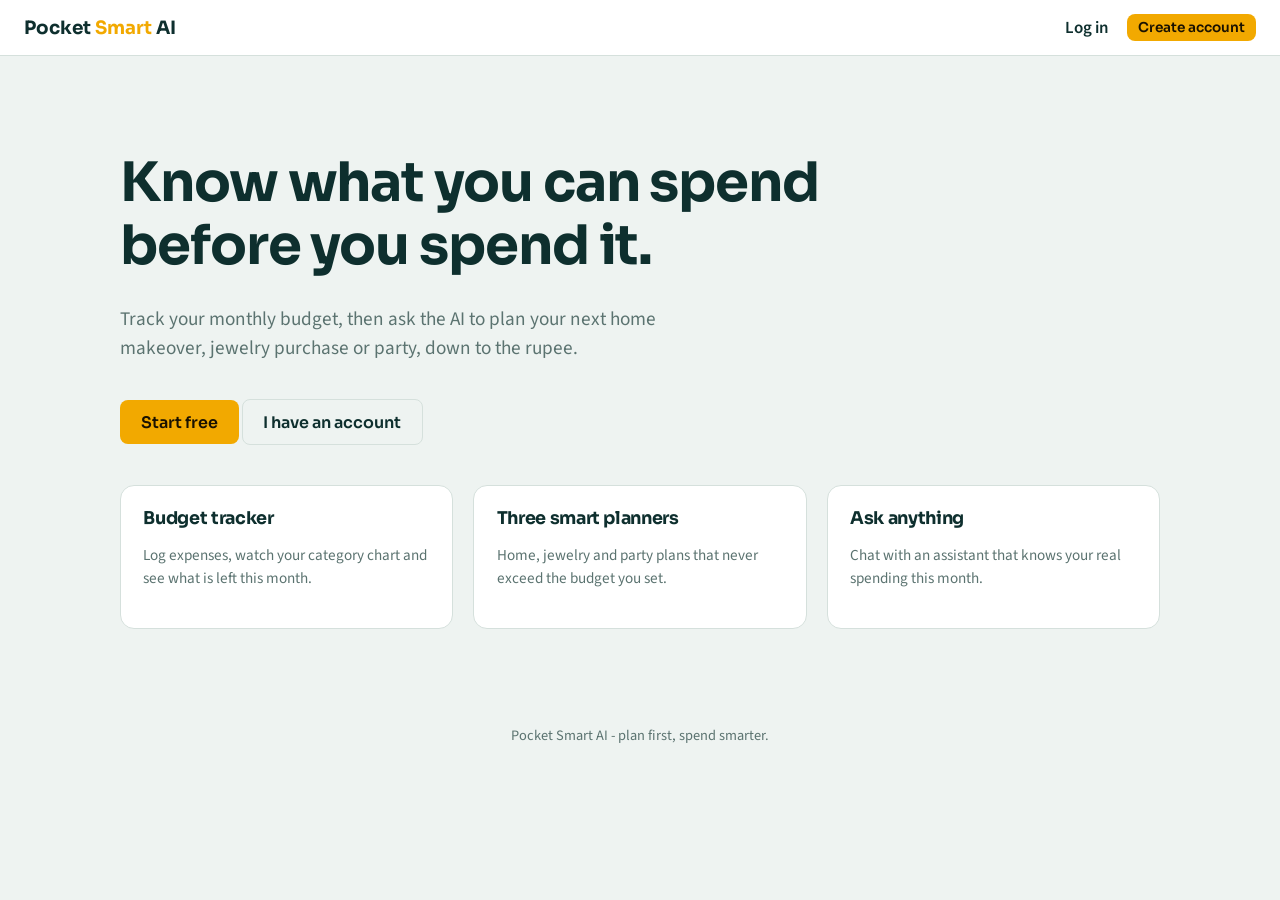
<file: preview/index.html>
<!doctype html><html lang="en"><head><meta charset="utf-8"><meta name="viewport" content="width=device-width, initial-scale=1, viewport-fit=cover"><title>Pocket Smart AI</title>
<link href="https://fonts.googleapis.com/css2?family=Sora:wght@600;700&family=Source+Sans+3:wght@400;600&display=swap" rel="stylesheet"><style>:root{--ink:#0E2F2E;--leaf:#1F6F5C;--mist:#EEF3F1;--paper:#fff;--gold:#F2A900;--line:#D5E0DC;--muted:#5B7370;--coral:#C8402F;
--head:'Sora',system-ui,sans-serif;--body:'Source Sans 3',system-ui,sans-serif}
@media(prefers-color-scheme:dark){:root:not([data-theme="light"]){--ink:#E6F2EF;--leaf:#5CC2A6;--mist:#0B1A19;--paper:#12292752;--line:#25403D;--muted:#93B0AB;--coral:#FF8A78}}
*{box-sizing:border-box}html{scroll-padding-top:70px}
body{margin:0;font:17px/1.55 var(--body);color:var(--ink);background:var(--mist)}
h1,h2,h3{font-family:var(--head);line-height:1.15;margin:0 0 .5em;letter-spacing:-.02em}
h1{font-size:clamp(2rem,5vw,3.4rem)}h2{font-size:1.5rem}h3{font-size:1.1rem}
a{color:var(--leaf)}:focus-visible{outline:3px solid var(--gold);outline-offset:2px}
.nav{display:flex;justify-content:space-between;align-items:center;flex-wrap:wrap;gap:.5rem;padding:.9rem 1.5rem;border-bottom:1px solid var(--line);background:var(--paper);position:sticky;top:0;z-index:5;backdrop-filter:blur(8px)}
.brand{font:700 1.15rem var(--head);text-decoration:none;color:var(--ink)}.brand b{color:var(--gold)}
.nav nav{display:flex;gap:1.1rem;flex-wrap:wrap;align-items:center}.nav nav a{text-decoration:none;color:var(--ink);font-weight:600}
.nav nav a:hover{color:var(--leaf)}
main{max-width:1080px;margin:0 auto;padding:2rem 1.25rem 4rem}
.card{background:var(--paper);border:1px solid var(--line);border-radius:14px;padding:1.4rem}
.grid{display:grid;gap:1.25rem}.g2{grid-template-columns:repeat(auto-fit,minmax(300px,1fr))}
.g3{grid-template-columns:repeat(auto-fit,minmax(200px,1fr))}
label{display:block;font-weight:600;margin:.8rem 0 .25rem;font-size:.95rem}
input,select,textarea{width:100%;padding:.65rem .8rem;border:1px solid var(--line);border-radius:8px;font:inherit;color:var(--ink);background:var(--paper)}
textarea{min-height:90px;resize:vertical}
.btn{display:inline-block;margin-top:1rem;padding:.7rem 1.3rem;border:0;border-radius:8px;background:var(--ink);color:var(--mist);font:600 1rem var(--head);cursor:pointer;text-decoration:none}
.btn:hover{background:var(--leaf);color:#fff}.btn.gold{background:var(--gold);color:#1a1200}
.btn.ghost{background:transparent;color:var(--ink);border:1px solid var(--line)}
.btn.sm{padding:.3rem .7rem;font-size:.85rem;margin:0}
.flash{padding:.75rem 1rem;border-radius:8px;margin-bottom:1rem;font-weight:600}
.flash.success{background:#DDF2E8;color:#0d5a3b}.flash.error{background:#FBE4E0;color:#8c2415}
.stat{font:700 1.9rem var(--head)}.muted{color:var(--muted);font-size:.95rem}
.bar{height:12px;background:var(--line);border-radius:99px;overflow:hidden;margin-top:.6rem}
.bar i{display:block;height:100%;background:var(--leaf)}.bar i.over{background:var(--coral)}
table{width:100%;border-collapse:collapse;margin:.8rem 0}th,td{padding:.55rem .6rem;text-align:left;border-bottom:1px solid var(--line)}
th{font-family:var(--head);font-size:.9rem}
.result{border-left:4px solid var(--gold)}.result img,.thumb{max-width:100%;border-radius:10px;margin-top:.8rem}
.thumb{max-height:180px}
.hero{padding:4rem 0 2.5rem;max-width:760px}.hero p{font-size:1.2rem;color:var(--muted);max-width:56ch}
.auth{max-width:420px;margin:3rem auto}
.chat-out{min-height:60px;margin-top:1rem;padding:.8rem;border-radius:8px;background:var(--mist)}
details.card summary{cursor:pointer;font-weight:600;list-style:none}
.tag{display:inline-block;padding:.1rem .6rem;border-radius:99px;background:var(--gold);color:#1a1200;font-size:.8rem;font-weight:700;margin-right:.5rem}
footer{text-align:center;color:var(--muted);padding:2rem 1rem;font-size:.9rem}
@media(prefers-reduced-motion:no-preference){.btn{transition:background .2s}}
:root[data-theme="dark"]{--ink:#E6F2EF;--leaf:#5CC2A6;--mist:#0B1A19;--paper:#12292752;--line:#25403D;--muted:#93B0AB;--coral:#FF8A78}
:root{padding-top:env(safe-area-inset-top,0px);padding-bottom:env(safe-area-inset-bottom,0px)}
.nav{top:env(safe-area-inset-top,0px)}button:disabled{opacity:.6;cursor:wait}
.donut{width:200px;height:200px;border-radius:50%;margin:0 auto;-webkit-mask:radial-gradient(circle 62px,transparent 98%,#000 100%);mask:radial-gradient(circle 62px,transparent 98%,#000 100%)}
.result table{font-size:.95rem}.result ul{padding-left:1.2rem}
</style></head><body><div id="app"></div><script>const K='psai_v1',CATS=['Food','Transport','Shopping','Bills','Health','Entertainment','Other'],COL=['#1F6F5C','#F2A900','#C8402F','#3B8EA5','#8E6C8A','#6DAA75','#9AA5A3'];
const SYSTEM="You are Pocket Smart AI, a practical budgeting and shopping-recommendation assistant for users in India. Use rupees (₹). Be specific, realistic and concise. Answer in markdown: short summary, a budget split table (| Item | Share | Amount |), 3-5 concrete recommendations, 2 money-saving tips. Never exceed the user's budget.";
const PL={
home:{title:'Home planner',intro:'Furnish or refresh a room without overspending.',split:[['Furniture',40],['Decor & soft furnishings',20],['Lighting',15],['Storage & organisers',15],['Contingency',10]],f:[['room','Room','select',['Living room','Bedroom','Kitchen','Home office','Kids room']],['style','Style','select',['Modern minimal','Traditional Indian','Scandinavian','Boho','Industrial']],['size','Room size','text','e.g. 12 x 14 ft'],['priorities','Priorities','textarea','Storage, natural light, pet friendly...']]},
jewelry:{title:'Jewelry planner',intro:'Find the right piece for the right occasion, with making charges accounted for.',split:[['Main piece',60],['Matching accessories',20],['Making / hallmarking charges',12],['Insurance & box',8]],f:[['occasion','Occasion','select',['Wedding','Engagement','Anniversary','Festival','Daily wear','Gift']],['type','Jewelry type','select',['Necklace','Earrings','Ring','Bangles','Full set']],['metal','Metal','select',['Gold 22K','Gold 18K','Diamond','Silver','Platinum']],['preferences','Recipient and taste','textarea','For my mother, prefers temple designs...']]},
party:{title:'Party planner',intro:'Plan the whole event and keep a contingency for surprises.',split:[['Venue',30],['Food & drinks',35],['Decor',15],['Entertainment',10],['Contingency',10]],f:[['event','Event type','select',['Birthday','Wedding reception','Baby shower','House warming','Corporate get-together']],['guests','Number of guests','number','40'],['venue','City / venue preference','text','Chennai, home terrace, banquet hall...'],['theme','Theme and food','textarea','Pastel theme, vegetarian buffet...']]}};
let S=JSON.parse(localStorage.getItem(K)||'null')||{users:[],session:null,expenses:[],plans:[]};
try{S=Object.assign({users:[],session:null,expenses:[],plans:[]},S)}catch(e){}
const save=()=>{try{localStorage.setItem(K,JSON.stringify(S))}catch(e){flash('error','Storage is full. Delete old plans to save more.')}};
let view='index',msg=null,busy=false;
const esc=s=>String(s??'').replace(/[&<>"']/g,c=>({'&':'&amp;','<':'&lt;','>':'&gt;','"':'&quot;',"'":'&#39;'}[c]));
const inr=n=>'₹'+Math.round(n||0).toLocaleString('en-IN');
const me=()=>S.users.find(u=>u.id===S.session);
const flash=(c,t)=>{msg={c,t}};
async function hash(p){const b=await crypto.subtle.digest('SHA-256',new TextEncoder().encode('psai:'+p));return[...new Uint8Array(b)].map(x=>x.toString(16).padStart(2,'0')).join('')}
function md(t){let o='',tb=false,ul=false;const inl=s=>s.replace(/\*\*(.+?)\*\*/g,'<strong>$1</strong>').replace(/\*(.+?)\*/g,'<em>$1</em>');
const ct=()=>{if(tb){o+='</table>';tb=false}},cu=()=>{if(ul){o+='</ul>';ul=false}};
for(const l of esc(t).split('\n')){
if(/^\s*\|/.test(l)){cu();if(/^\s*\|[\s\-|:]+\|\s*$/.test(l))continue;const c=l.trim().replace(/^\||\|$/g,'').split('|').map(x=>inl(x.trim()));const tag=tb?'td':'th';if(!tb){o+='<table>';tb=true}o+='<tr>'+c.map(x=>`<${tag}>${x}</${tag}>`).join('')+'</tr>';continue}
ct();
if(/^\s*[-*] /.test(l)){if(!ul){o+='<ul>';ul=true}o+='<li>'+inl(l.replace(/^\s*[-*] /,''))+'</li>';continue}
cu();
const h=l.match(/^#{1,4} (.*)/);if(h)o+='<h3>'+inl(h[1])+'</h3>';else if(l.trim())o+='<p>'+inl(l)+'</p>'}
ct();cu();return o}
let sp=null;const getS=()=>sp||(sp=(window.claude?claude.use('sample'):Promise.resolve(null)).catch(()=>null));
async function ai(prompt,on){const s=await getS();if(!s)return null;try{const r=await s(SYSTEM+'\n\n'+prompt,{onText:x=>on&&on(x.text),cache:false});return r.text}catch(e){return null}}
function fallback(kind,b,d){const rows=PL[kind].split.map(([n,p])=>`| ${n} | ${p}% | ${inr(b*p/100)} |`).join('\n');
return `### ${PL[kind].title} - ${inr(b)}\nBuilt from your inputs (${Object.entries(d).map(([k,v])=>k+': '+v).join(', ')||'no extra preferences'}).\n\n| Item | Share | Amount |\n|---|---|---|\n${rows}\n\n**Tips**\n\n- Compare at least three vendors or stores before paying.\n- Keep the contingency untouched until the last week.\n\n*Offline planner in use. The AI assistant was unavailable.*`}
function monthData(){const m=new Date().toISOString().slice(0,7),by={};S.expenses.filter(e=>e.uid===S.session&&e.on.startsWith(m)).forEach(e=>by[e.cat]=(by[e.cat]||0)+e.amt);return{by,spent:Object.values(by).reduce((a,b)=>a+b,0)}}
const nav=()=>S.session?`<header class="nav"><a class="brand" data-go="dashboard" href="#">Pocket <b>Smart</b> AI</a><nav>${[['dashboard','Dashboard'],['home','Home'],['jewelry','Jewelry'],['party','Party'],['history','History']].map(([v,t])=>`<a href="#" data-go="${v}" ${view===v?'aria-current="page" style="color:var(--leaf)"':''}>${t}</a>`).join('')}<a href="#" data-act="logout">Log out</a></nav></header>`:`<header class="nav"><a class="brand" data-go="index" href="#">Pocket <b>Smart</b> AI</a><nav><a href="#" data-go="login">Log in</a><a class="btn gold sm" href="#" data-go="register">Create account</a></nav></header>`;
const fl=()=>{const m=msg;msg=null;return m?`<div class="flash ${m.c}" role="status">${esc(m.t)}</div>`:''};
const V={
index:()=>`<div class="hero"><h1>Know what you can spend before you spend it.</h1><p>Track your monthly budget, then ask the AI to plan your next home makeover, jewelry purchase or party, down to the rupee.</p><a class="btn gold" href="#" data-go="register">Start free</a> <a class="btn ghost" href="#" data-go="login">I have an account</a></div><div class="grid g3"><div class="card"><h3>Budget tracker</h3><p class="muted">Log expenses, watch your category chart and see what is left this month.</p></div><div class="card"><h3>Three smart planners</h3><p class="muted">Home, jewelry and party plans that never exceed the budget you set.</p></div><div class="card"><h3>Ask anything</h3><p class="muted">Chat with an assistant that knows your real spending this month.</p></div></div>`,
login:()=>`<div class="auth card"><h2>Log in</h2>${fl()}<form data-form="login"><label for="email">Email</label><input id="email" name="email" type="email" required autocomplete="email"><label for="password">Password</label><input id="password" name="password" type="password" required autocomplete="current-password"><button class="btn" type="submit">Log in</button></form><p class="muted" style="margin-top:1rem">New here? <a href="#" data-go="register">Create an account</a></p></div>`,
register:()=>`<div class="auth card"><h2>Create account</h2>${fl()}<form data-form="register"><label for="name">Name</label><input id="name" name="name" required autocomplete="name"><label for="email">Email</label><input id="email" name="email" type="email" required autocomplete="email"><label for="password">Password (6+ characters)</label><input id="password" name="password" type="password" minlength="6" required autocomplete="new-password"><button class="btn" type="submit">Create account</button></form><p class="muted" style="margin-top:1rem">Already registered? <a href="#" data-go="login">Log in</a></p></div>`,
dashboard:()=>{const u=me(),{by,spent}=monthData(),b=u.budget,pct=b?spent/b*100:0,tot=spent||1;let a=0;const cg=Object.keys(by).length?Object.keys(by).map(k=>{const s=a;a+=by[k]/tot*100;return`${COL[CATS.indexOf(k)]} ${s}% ${a}%`}).join(','):'';
const ex=S.expenses.filter(e=>e.uid===u.id).sort((x,y)=>y.on.localeCompare(x.on)||y.id-x.id).slice(0,15);
return`${fl()}<h1 style="font-size:2rem">Hi ${esc(u.name)}, here is your month.</h1>
<div class="grid g3"><div class="card"><span class="muted">Monthly budget</span><div class="stat">${inr(b)}</div><form data-form="budget" style="display:flex;gap:.4rem;margin-top:.5rem"><input name="budget" type="number" min="1" step="any" placeholder="New budget" aria-label="New monthly budget"><button class="btn sm ghost" type="submit">Set</button></form></div>
<div class="card"><span class="muted">Spent</span><div class="stat">${inr(spent)}</div><div class="bar"><i class="${pct>100?'over':''}" style="width:${Math.min(pct,100)}%"></i></div><span class="muted">${Math.round(pct)}% used</span></div>
<div class="card"><span class="muted">${b>=spent?'Left to spend':'Over budget by'}</span><div class="stat" style="${spent>b?'color:var(--coral)':''}">${inr(Math.abs(b-spent))}</div></div></div>
<div class="grid g2" style="margin-top:1.25rem"><div class="card"><h2>Add expense</h2><form data-form="expense"><label for="title">What was it?</label><input id="title" name="title" placeholder="Lunch, auto fare..."><label for="amount">Amount (₹)</label><input id="amount" name="amount" type="number" min="1" step="any" required><label for="category">Category</label><select id="category" name="category">${CATS.map(c=>`<option>${c}</option>`).join('')}</select><label for="on">Date</label><input id="on" name="on" type="date" value="${new Date().toISOString().slice(0,10)}"><button class="btn" type="submit">Add expense</button></form></div>
<div class="card"><h2>Spending by category</h2>${cg?`<div class="donut" style="background:conic-gradient(${cg})" role="img" aria-label="Spending by category"></div><p class="muted" style="margin-top:.8rem">${Object.keys(by).map(k=>`<span style="color:${COL[CATS.indexOf(k)]}">&#9679;</span> ${k} ${inr(by[k])}`).join(' &nbsp; ')}</p>`:'<p class="muted">No expenses this month yet. Add your first one to see the chart.</p>'}</div></div>
<section class="card" style="margin-top:1.25rem"><h2>Ask Pocket Smart AI</h2><p class="muted">Try: "Where can I cut ₹3,000 this month?"</p><form data-form="ask" style="display:flex;gap:.5rem;flex-wrap:wrap"><input name="q" style="flex:1;min-width:220px" aria-label="Your question" placeholder="Ask about your budget..."><button class="btn gold" style="margin:0" type="submit">Ask</button></form><div id="out" class="chat-out" aria-live="polite">Answers appear here.</div></section>
<section class="card" style="margin-top:1.25rem"><h2>Recent expenses</h2>${ex.length?`<div style="overflow-x:auto"><table><tr><th>Date</th><th>Item</th><th>Category</th><th>Amount</th><th></th></tr>${ex.map(e=>`<tr><td>${e.on}</td><td>${esc(e.title)}</td><td>${e.cat}</td><td>${inr(e.amt)}</td><td><button class="btn sm ghost" data-act="delex" data-id="${e.id}" aria-label="Delete ${esc(e.title)}">Delete</button></td></tr>`).join('')}</table></div>`:'<p class="muted">Nothing logged yet.</p>'}</section>`},
planner:k=>{const p=PL[k];return`${fl()}<h1 style="font-size:2rem">${p.title}</h1><p class="muted">${p.intro}</p><div class="grid g2"><div class="card"><form data-form="plan" data-kind="${k}"><label for="budget">Total budget (₹)</label><input id="budget" name="budget" type="number" min="1" step="any" required>${p.f.map(([n,l,t,o])=>`<label for="${n}">${l}</label>`+(t==='select'?`<select id="${n}" name="${n}">${o.map(x=>`<option>${x}</option>`).join('')}</select>`:t==='textarea'?`<textarea id="${n}" name="${n}" placeholder="${o}"></textarea>`:`<input id="${n}" name="${n}" type="${t}" placeholder="${o}">`)).join('')}<label for="ref">Reference image (optional)</label><input id="ref" name="ref" type="file" accept="image/png,image/jpeg,image/webp"><button class="btn gold" type="submit">Create my plan</button></form></div><div class="card result" id="res" aria-live="polite"><h3>Your plan appears here</h3><p class="muted">Fill in the form and the assistant will split your budget and suggest what to buy.</p></div></div>`},
history:()=>{const ps=S.plans.filter(p=>p.uid===S.session).sort((a,b)=>b.id-a.id);return`${fl()}<h1 style="font-size:2rem">Your saved plans</h1>`+(ps.length?ps.map(p=>`<details class="card" style="margin-bottom:1rem"><summary><span class="tag">${PL[p.kind].title}</span>${inr(p.budget)} <span class="muted">- ${new Date(p.id).toLocaleString('en-IN',{dateStyle:'medium',timeStyle:'short'})}</span></summary><p class="muted">${Object.entries(p.d).map(([k,v])=>esc(k)+': '+esc(v)).join('; ')}</p><div class="result" style="padding-left:1rem">${md(p.text)}</div>${p.img?`<img class="thumb" src="${p.img}" alt="Reference image for this plan">`:''}<button class="btn sm ghost" style="margin-top:1rem" data-act="delplan" data-id="${p.id}">Delete plan</button></details>`).join(''):`<div class="card"><p>No plans yet. Start with the <a href="#" data-go="home">home</a>, <a href="#" data-go="jewelry">jewelry</a> or <a href="#" data-go="party">party</a> planner.</p></div>`)}};
function render(){const guest=['index','login','register'];if(!S.session&&!guest.includes(view))view='login';if(S.session&&['login','register'].includes(view))view='dashboard';
const body=PL[view]?V.planner(view):V[view]();document.getElementById('app').innerHTML=nav()+'<main>'+body+'</main><footer>Pocket Smart AI - plan first, spend smarter.</footer>';scrollTo(0,0)}
function shrink(f){return new Promise(r=>{if(!f||!f.size)return r(null);if(!/^image\/(png|jpe?g|webp)$/.test(f.type)){flash('error','Reference image ignored: use PNG, JPG or WEBP.');return r(null)}const im=new Image();im.onload=()=>{const s=Math.min(1,480/im.width),c=document.createElement('canvas');c.width=im.width*s;c.height=im.height*s;c.getContext('2d').drawImage(im,0,0,c.width,c.height);r(c.toDataURL('image/jpeg',.7))};im.onerror=()=>r(null);im.src=URL.createObjectURL(f)})}
document.addEventListener('click',async e=>{const t=e.target.closest('[data-go],[data-act]');if(!t)return;e.preventDefault();
if(t.dataset.go){view=t.dataset.go;render();return}
const a=t.dataset.act,id=+t.dataset.id;
if(a==='logout'){S.session=null;save();view='index';render()}
if(a==='delex'){S.expenses=S.expenses.filter(x=>x.id!==id);save();flash('success','Expense deleted.');render()}
if(a==='delplan'){S.plans=S.plans.filter(x=>x.id!==id);save();flash('success','Plan deleted.');render()}});
document.addEventListener('submit',async e=>{const f=e.target.closest('[data-form]');if(!f)return;e.preventDefault();const d=Object.fromEntries(new FormData(f)),k=f.dataset.form;
if(k==='register'){const em=d.email.trim().toLowerCase();if(S.users.some(u=>u.email===em)){flash('error','That email is already registered. Log in instead.');view='register';return render()}
S.users.push({id:Date.now(),name:d.name.trim(),email:em,pw:await hash(d.password),budget:20000});save();flash('success','Account created. Log in to start.');view='login';render()}
if(k==='login'){const u=S.users.find(x=>x.email===d.email.trim().toLowerCase());if(u&&u.pw===await hash(d.password)){S.session=u.id;save();view='dashboard'}else flash('error','Email or password is incorrect.');render()}
if(k==='budget'){const b=+d.budget;if(b>0){me().budget=b;save();flash('success','Monthly budget updated.')}else flash('error','Enter a budget greater than zero.');render()}
if(k==='expense'){const a=+d.amount;if(!(a>0)){flash('error','Enter an amount greater than zero.');return render()}S.expenses.push({id:Date.now(),uid:S.session,title:d.title.trim()||d.category,cat:d.category,amt:a,on:d.on||new Date().toISOString().slice(0,10)});save();flash('success','Expense added.');render()}
if(k==='ask'){const q=d.q.trim(),out=document.getElementById('out');if(!q)return;const u=me(),{by,spent}=monthData();out.textContent='Thinking...';
const ans=await ai(`This month: budget ${inr(u.budget)}, spent ${inr(spent)}, by category ${JSON.stringify(by)}.\nQuestion: ${q}`,t=>out.innerHTML=md(t))||(()=>{const top=Object.keys(by).sort((x,y)=>by[y]-by[x])[0];return`You have **${inr(u.budget-spent)}** left of ${inr(u.budget)} (${Math.round(spent/u.budget*100)}% used).\n\n`+(top?`Your biggest category is **${top}** (${inr(by[top])}). Trim it first.\n\n`:'')+'*Offline mode: the AI assistant was unavailable.*'})();out.innerHTML=md(ans)}
if(k==='plan'){if(busy)return;const kind=f.dataset.kind,b=+d.budget;if(!(b>0)){flash('error','Enter a budget greater than zero.');return render()}busy=true;
const res=document.getElementById('res'),btn=f.querySelector('button');btn.disabled=true;res.textContent='Planning...';
const img=await shrink(f.ref.files[0]),det={};for(const[n,v]of Object.entries(d))if(n!=='budget'&&n!=='ref'&&String(v).trim())det[n]=String(v).trim();
const text=await ai(`Create a ${PL[kind].title.toLowerCase()} for a total budget of ${inr(b)}.\n`+Object.entries(det).map(([k,v])=>`- ${k}: ${v}`).join('\n'),t=>res.innerHTML=md(t))||fallback(kind,b,det);
S.plans.push({id:Date.now(),uid:S.session,kind,budget:b,d:det,text,img});save();
res.innerHTML=md(text)+(img?`<img src="${img}" alt="Your reference image">`:'')+'<p class="muted">Saved to <a href="#" data-go="history">History</a>.</p>';btn.disabled=false;busy=false}});
render();
</script></body></html>
</file>
